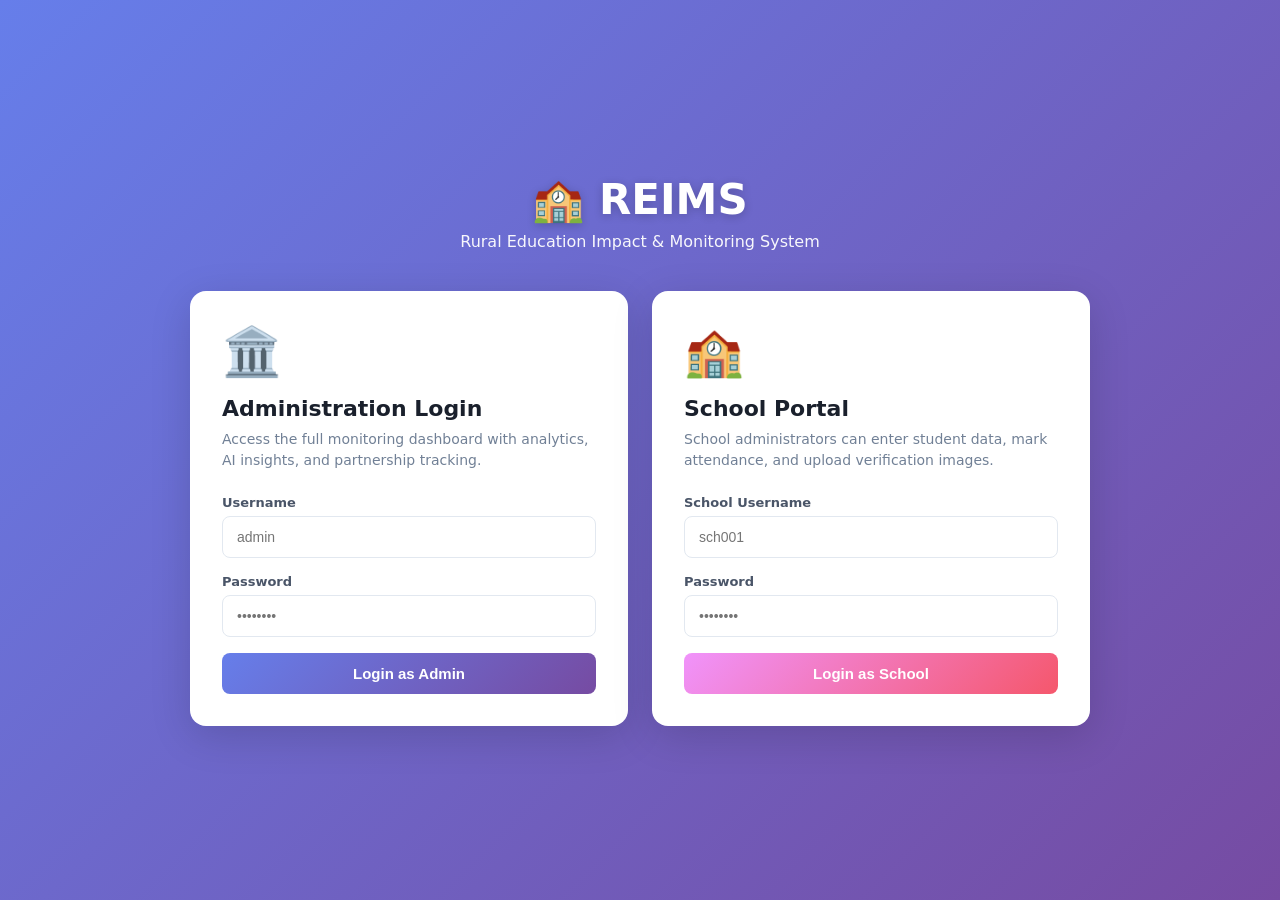
<file: login.html>
<!DOCTYPE html>
<html lang="en">
<head>
  <meta charset="UTF-8" />
  <meta name="viewport" content="width=device-width, initial-scale=1.0" />
  <title>REIMS — Login</title>
  <style>
    * { margin: 0; padding: 0; box-sizing: border-box; }
    body {
      font-family: 'Segoe UI', system-ui, sans-serif;
      background: linear-gradient(135deg, #667eea 0%, #764ba2 100%);
      min-height: 100vh;
      display: flex;
      align-items: center;
      justify-content: center;
      padding: 20px;
    }
    .container {
      max-width: 900px;
      width: 100%;
    }
    .header {
      text-align: center;
      margin-bottom: 40px;
      color: #fff;
    }
    .header h1 {
      font-size: 42px;
      font-weight: 700;
      margin-bottom: 8px;
      text-shadow: 0 2px 10px rgba(0,0,0,0.2);
    }
    .header p {
      font-size: 16px;
      opacity: 0.95;
    }
    .cards {
      display: grid;
      grid-template-columns: 1fr 1fr;
      gap: 24px;
    }
    .card {
      background: #fff;
      border-radius: 16px;
      padding: 32px;
      box-shadow: 0 10px 40px rgba(0,0,0,0.15);
      transition: transform 0.2s, box-shadow 0.2s;
    }
    .card:hover {
      transform: translateY(-4px);
      box-shadow: 0 15px 50px rgba(0,0,0,0.25);
    }
    .card-icon {
      font-size: 48px;
      margin-bottom: 16px;
    }
    .card-title {
      font-size: 22px;
      font-weight: 700;
      color: #1a202c;
      margin-bottom: 8px;
    }
    .card-desc {
      font-size: 14px;
      color: #718096;
      margin-bottom: 24px;
      line-height: 1.5;
    }
    .form-group {
      margin-bottom: 16px;
    }
    .form-group label {
      display: block;
      font-size: 13px;
      font-weight: 600;
      color: #4a5568;
      margin-bottom: 6px;
    }
    .form-group input {
      width: 100%;
      padding: 12px 14px;
      border: 1px solid #e2e8f0;
      border-radius: 8px;
      font-size: 14px;
      transition: border 0.2s;
    }
    .form-group input:focus {
      outline: none;
      border-color: #667eea;
    }
    .btn {
      width: 100%;
      padding: 12px;
      border: none;
      border-radius: 8px;
      font-size: 15px;
      font-weight: 600;
      cursor: pointer;
      transition: all 0.2s;
    }
    .btn-admin {
      background: linear-gradient(135deg, #667eea, #764ba2);
      color: #fff;
    }
    .btn-admin:hover {
      transform: translateY(-2px);
      box-shadow: 0 6px 20px rgba(102,126,234,0.4);
    }
    .btn-school {
      background: linear-gradient(135deg, #f093fb, #f5576c);
      color: #fff;
    }
    .btn-school:hover {
      transform: translateY(-2px);
      box-shadow: 0 6px 20px rgba(245,87,108,0.4);
    }
    .error {
      color: #e53e3e;
      font-size: 13px;
      margin-top: 8px;
      display: none;
    }
    .error.show { display: block; }
    @media (max-width: 768px) {
      .cards { grid-template-columns: 1fr; }
      .header h1 { font-size: 32px; }
    }
  </style>
</head>
<body>

<div class="container">
  <div class="header">
    <h1>🏫 REIMS</h1>
    <p>Rural Education Impact & Monitoring System</p>
  </div>

  <div class="cards">
    <!-- Admin Login -->
    <div class="card">
      <div class="card-icon">🏛️</div>
      <div class="card-title">Administration Login</div>
      <div class="card-desc">Access the full monitoring dashboard with analytics, AI insights, and partnership tracking.</div>
      <form id="adminForm">
        <div class="form-group">
          <label>Username</label>
          <input type="text" id="adminUser" placeholder="admin" required />
        </div>
        <div class="form-group">
          <label>Password</label>
          <input type="password" id="adminPass" placeholder="••••••••" required />
        </div>
        <button type="submit" class="btn btn-admin">Login as Admin</button>
        <div class="error" id="adminError"></div>
      </form>
    </div>

    <!-- School Login -->
    <div class="card">
      <div class="card-icon">🏫</div>
      <div class="card-title">School Portal</div>
      <div class="card-desc">School administrators can enter student data, mark attendance, and upload verification images.</div>
      <form id="schoolForm">
        <div class="form-group">
          <label>School Username</label>
          <input type="text" id="schoolUser" placeholder="sch001" required />
        </div>
        <div class="form-group">
          <label>Password</label>
          <input type="password" id="schoolPass" placeholder="••••••••" required />
        </div>
        <button type="submit" class="btn btn-school">Login as School</button>
        <div class="error" id="schoolError"></div>
      </form>
    </div>
  </div>
</div>

<script>
const API = 'http://127.0.0.1:5000/api';

document.getElementById('adminForm').addEventListener('submit', async (e) => {
  e.preventDefault();
  const username = document.getElementById('adminUser').value.trim();
  const password = document.getElementById('adminPass').value.trim();
  const errEl = document.getElementById('adminError');
  errEl.classList.remove('show');

  try {
    const res = await fetch(`${API}/auth/login`, {
      method: 'POST',
      headers: { 'Content-Type': 'application/json' },
      body: JSON.stringify({ username, password })
    });
    const data = await res.json();
    if (!data.success) {
      errEl.textContent = data.message || 'Invalid credentials';
      errEl.classList.add('show');
      return;
    }
    if (data.role !== 'admin') {
      errEl.textContent = 'Not an admin account';
      errEl.classList.add('show');
      return;
    }
    sessionStorage.setItem('reims_user', JSON.stringify(data));
    window.location.href = 'index.html';
  } catch (err) {
    errEl.textContent = 'Server error. Please try again.';
    errEl.classList.add('show');
  }
});

document.getElementById('schoolForm').addEventListener('submit', async (e) => {
  e.preventDefault();
  const username = document.getElementById('schoolUser').value.trim();
  const password = document.getElementById('schoolPass').value.trim();
  const errEl = document.getElementById('schoolError');
  errEl.classList.remove('show');

  try {
    const res = await fetch(`${API}/auth/login`, {
      method: 'POST',
      headers: { 'Content-Type': 'application/json' },
      body: JSON.stringify({ username, password })
    });
    const data = await res.json();
    if (!data.success) {
      errEl.textContent = data.message || 'Invalid credentials';
      errEl.classList.add('show');
      return;
    }
    if (data.role !== 'school') {
      errEl.textContent = 'Not a school account';
      errEl.classList.add('show');
      return;
    }
    sessionStorage.setItem('reims_user', JSON.stringify(data));
    window.location.href = 'school-portal.html';
  } catch (err) {
    errEl.textContent = 'Server error. Please try again.';
    errEl.classList.add('show');
  }
});
</script>

</body>
</html>
</file>
<file: school-floder.css>
/* ═══════════════════════════════════════════════════════════
   REIMS — School Admin Portal Styles
   Pastel gradient theme, card-based layout
═══════════════════════════════════════════════════════════ */

:root {
  --bg:        #f0f4ff;
  --bg2:       #e8eeff;
  --card:      #ffffff;
  --border:    #dde3f0;
  --text:      #1a202c;
  --muted:     #718096;
  --dim:       #a0aec0;

  --primary:   #667eea;
  --primary2:  #764ba2;
  --accent:    #f5576c;

  /* Semantic colors — DO NOT CHANGE */
  --red:       #e53e3e;
  --red-bg:    rgba(229,62,62,0.1);
  --orange:    #dd6b20;
  --orange-bg: rgba(221,107,32,0.1);
  --yellow:    #d69e2e;
  --yellow-bg: rgba(214,158,46,0.1);
  --green:     #38a169;
  --green-bg:  rgba(56,161,105,0.1);

  --radius:    10px;
  --radius-lg: 16px;
  --shadow:    0 4px 20px rgba(102,126,234,0.12);
  --shadow-lg: 0 8px 32px rgba(102,126,234,0.18);
}

*, *::before, *::after { box-sizing: border-box; margin: 0; padding: 0; }
html { scroll-behavior: smooth; }

body {
  font-family: 'Segoe UI', system-ui, sans-serif;
  background: var(--bg);
  color: var(--text);
  min-height: 100vh;
}

::-webkit-scrollbar { width: 6px; }
::-webkit-scrollbar-track { background: var(--bg); }
::-webkit-scrollbar-thumb { background: var(--border); border-radius: 3px; }

/* ─── TOPBAR ─── */
.topbar {
  background: linear-gradient(135deg, var(--primary), var(--primary2));
  color: #fff;
  padding: 0 24px;
  height: 60px;
  display: flex;
  align-items: center;
  justify-content: space-between;
  box-shadow: 0 2px 12px rgba(102,126,234,0.3);
  position: sticky;
  top: 0;
  z-index: 100;
}
.topbar-brand { font-size: 18px; font-weight: 700; display: flex; align-items: center; gap: 10px; }
.topbar-right { display: flex; align-items: center; gap: 16px; font-size: 14px; }
.topbar-school { opacity: 0.9; }
.logout-btn {
  background: rgba(255,255,255,0.2);
  border: 1px solid rgba(255,255,255,0.3);
  color: #fff;
  padding: 6px 14px;
  border-radius: 8px;
  cursor: pointer;
  font-size: 13px;
  transition: background 0.2s;
}
.logout-btn:hover { background: rgba(255,255,255,0.3); }

/* ─── NAV TABS ─── */
.nav-tabs {
  background: var(--card);
  border-bottom: 1px solid var(--border);
  display: flex;
  padding: 0 24px;
  gap: 4px;
  overflow-x: auto;
}
.tab-btn {
  padding: 14px 18px;
  border: none;
  background: none;
  font-size: 14px;
  font-weight: 500;
  color: var(--muted);
  cursor: pointer;
  border-bottom: 2px solid transparent;
  white-space: nowrap;
  transition: all 0.2s;
}
.tab-btn:hover { color: var(--primary); }
.tab-btn.active { color: var(--primary); border-bottom-color: var(--primary); font-weight: 600; }

/* ─── MAIN ─── */
.main { padding: 24px; max-width: 1200px; margin: 0 auto; }

/* ─── SECTIONS ─── */
.section { display: none; animation: fadeIn 0.3s ease; }
.section.active { display: block; }
@keyframes fadeIn { from { opacity: 0; transform: translateY(8px); } to { opacity: 1; transform: none; } }

.section-title {
  font-size: 20px;
  font-weight: 700;
  margin-bottom: 20px;
  color: var(--text);
  display: flex;
  align-items: center;
  gap: 10px;
}

/* ─── CARDS ─── */
.card {
  background: var(--card);
  border: 1px solid var(--border);
  border-radius: var(--radius-lg);
  padding: 24px;
  box-shadow: var(--shadow);
}
.card-title {
  font-size: 15px;
  font-weight: 600;
  margin-bottom: 16px;
  color: var(--text);
}

/* ─── KPI GRID ─── */
.kpi-grid {
  display: grid;
  grid-template-columns: repeat(auto-fit, minmax(160px, 1fr));
  gap: 16px;
  margin-bottom: 24px;
}
.kpi-card {
  background: var(--card);
  border: 1px solid var(--border);
  border-radius: var(--radius-lg);
  padding: 20px;
  text-align: center;
  box-shadow: var(--shadow);
}
.kpi-icon { font-size: 28px; margin-bottom: 8px; }
.kpi-value { font-size: 28px; font-weight: 700; }
.kpi-label { font-size: 12px; color: var(--muted); margin-top: 4px; }

/* ─── OVERVIEW GRID ─── */
.overview-grid {
  display: grid;
  grid-template-columns: 1fr 1fr;
  gap: 16px;
  margin-bottom: 24px;
}
.info-row {
  display: flex;
  justify-content: space-between;
  padding: 10px 0;
  border-bottom: 1px solid var(--border);
  font-size: 14px;
}
.info-row:last-child { border-bottom: none; }
.info-label { color: var(--muted); }
.info-value { font-weight: 600; }

/* ─── FORMS ─── */
.form-grid {
  display: grid;
  grid-template-columns: 1fr 1fr;
  gap: 16px;
}
.form-group { display: flex; flex-direction: column; gap: 6px; }
.form-group.full { grid-column: 1 / -1; }
.form-group label {
  font-size: 13px;
  font-weight: 600;
  color: var(--muted);
  text-transform: uppercase;
  letter-spacing: 0.4px;
}
.form-group input,
.form-group select,
.form-group textarea {
  padding: 10px 12px;
  border: 1px solid var(--border);
  border-radius: var(--radius);
  font-size: 14px;
  background: var(--bg);
  color: var(--text);
  transition: border 0.2s;
}
.form-group input:focus,
.form-group select:focus,
.form-group textarea:focus {
  outline: none;
  border-color: var(--primary);
  background: #fff;
}
.form-group textarea { resize: vertical; min-height: 80px; }

.form-section-title {
  font-size: 14px;
  font-weight: 700;
  color: var(--primary);
  margin: 20px 0 12px;
  padding-bottom: 6px;
  border-bottom: 2px solid var(--bg2);
  grid-column: 1 / -1;
}

/* ─── BUTTONS ─── */
.btn {
  padding: 10px 20px;
  border: none;
  border-radius: var(--radius);
  font-size: 14px;
  font-weight: 600;
  cursor: pointer;
  transition: all 0.2s;
}
.btn-primary {
  background: linear-gradient(135deg, var(--primary), var(--primary2));
  color: #fff;
}
.btn-primary:hover { transform: translateY(-1px); box-shadow: 0 4px 14px rgba(102,126,234,0.4); }
.btn-danger { background: var(--red-bg); color: var(--red); border: 1px solid rgba(229,62,62,0.3); }
.btn-danger:hover { background: var(--red); color: #fff; }
.btn-success { background: var(--green-bg); color: var(--green); border: 1px solid rgba(56,161,105,0.3); }
.btn-success:hover { background: var(--green); color: #fff; }
.btn-sm { padding: 6px 12px; font-size: 12px; }

.form-actions {
  display: flex;
  gap: 12px;
  margin-top: 20px;
  grid-column: 1 / -1;
}

/* ─── TABLE ─── */
.table-wrap { overflow-x: auto; }
table { width: 100%; border-collapse: collapse; font-size: 14px; }
th {
  text-align: left;
  padding: 10px 14px;
  font-size: 12px;
  color: var(--muted);
  text-transform: uppercase;
  letter-spacing: 0.4px;
  border-bottom: 2px solid var(--border);
  background: var(--bg);
  white-space: nowrap;
}
td { padding: 12px 14px; border-bottom: 1px solid var(--border); }
tr:last-child td { border-bottom: none; }
tr:hover td { background: var(--bg); }

/* ─── BADGES ─── */
.badge {
  display: inline-block;
  padding: 3px 10px;
  border-radius: 20px;
  font-size: 11px;
  font-weight: 700;
}
.badge-present  { background: var(--green-bg);  color: var(--green);  border: 1px solid rgba(56,161,105,0.3); }
.badge-absent   { background: var(--red-bg);    color: var(--red);    border: 1px solid rgba(229,62,62,0.3); }
.badge-late     { background: var(--orange-bg); color: var(--orange); border: 1px solid rgba(221,107,32,0.3); }
.badge-excused  { background: var(--yellow-bg); color: var(--yellow); border: 1px solid rgba(214,158,46,0.3); }
.badge-dropout  { background: var(--red-bg);    color: var(--red);    border: 1px solid rgba(229,62,62,0.3); }
.badge-active   { background: var(--green-bg);  color: var(--green);  border: 1px solid rgba(56,161,105,0.3); }

/* ─── SEARCH / FILTER BAR ─── */
.filter-bar {
  display: flex;
  gap: 12px;
  margin-bottom: 16px;
  flex-wrap: wrap;
}
.filter-bar input,
.filter-bar select {
  padding: 8px 12px;
  border: 1px solid var(--border);
  border-radius: var(--radius);
  font-size: 13px;
  background: var(--card);
}
.filter-bar input:focus,
.filter-bar select:focus { outline: none; border-color: var(--primary); }

/* ─── ATTENDANCE BULK FORM ─── */
.attendance-table th, .attendance-table td { padding: 10px 12px; }
.attendance-table select {
  padding: 5px 8px;
  border: 1px solid var(--border);
  border-radius: 6px;
  font-size: 13px;
  background: var(--bg);
}

/* ─── UPLOAD SECTION ─── */
.upload-zone {
  border: 2px dashed var(--border);
  border-radius: var(--radius-lg);
  padding: 40px;
  text-align: center;
  cursor: pointer;
  transition: all 0.2s;
  background: var(--bg);
}
.upload-zone:hover, .upload-zone.drag-over {
  border-color: var(--primary);
  background: rgba(102,126,234,0.05);
}
.upload-zone-icon { font-size: 40px; margin-bottom: 12px; }
.upload-zone-text { font-size: 15px; font-weight: 600; color: var(--text); margin-bottom: 6px; }
.upload-zone-sub  { font-size: 13px; color: var(--muted); }
.upload-zone input[type="file"] { display: none; }

.upload-grid {
  display: grid;
  grid-template-columns: repeat(auto-fill, minmax(180px, 1fr));
  gap: 16px;
  margin-top: 20px;
}
.upload-card {
  background: var(--card);
  border: 1px solid var(--border);
  border-radius: var(--radius);
  padding: 14px;
  text-align: center;
}
.upload-card-icon { font-size: 32px; margin-bottom: 8px; }
.upload-card-name { font-size: 12px; color: var(--muted); word-break: break-all; }
.upload-card-type { font-size: 11px; color: var(--primary); font-weight: 600; margin-top: 4px; }
.upload-card-date { font-size: 11px; color: var(--dim); margin-top: 2px; }

/* ─── ANALYTICS ─── */
.analytics-grid {
  display: grid;
  grid-template-columns: 1fr 1fr;
  gap: 16px;
  margin-bottom: 24px;
}
.progress-bar-wrap { margin-bottom: 10px; }
.progress-label { display: flex; justify-content: space-between; font-size: 12px; color: var(--muted); margin-bottom: 4px; }
.progress-bar { height: 8px; background: var(--bg2); border-radius: 4px; overflow: hidden; }
.progress-fill { height: 100%; border-radius: 4px; transition: width 0.6s ease; }

/* ─── TOAST ─── */
.toast {
  position: fixed;
  bottom: 24px;
  right: 24px;
  background: var(--text);
  color: #fff;
  padding: 12px 20px;
  border-radius: var(--radius);
  font-size: 14px;
  z-index: 999;
  transform: translateY(80px);
  opacity: 0;
  transition: all 0.3s;
  max-width: 320px;
}
.toast.show { transform: translateY(0); opacity: 1; }
.toast.success { background: var(--green); }
.toast.error   { background: var(--red); }

/* ─── RESPONSIVE ─── */
@media (max-width: 768px) {
  .form-grid { grid-template-columns: 1fr; }
  .overview-grid { grid-template-columns: 1fr; }
  .analytics-grid { grid-template-columns: 1fr; }
  .main { padding: 16px; }
}
</file>
